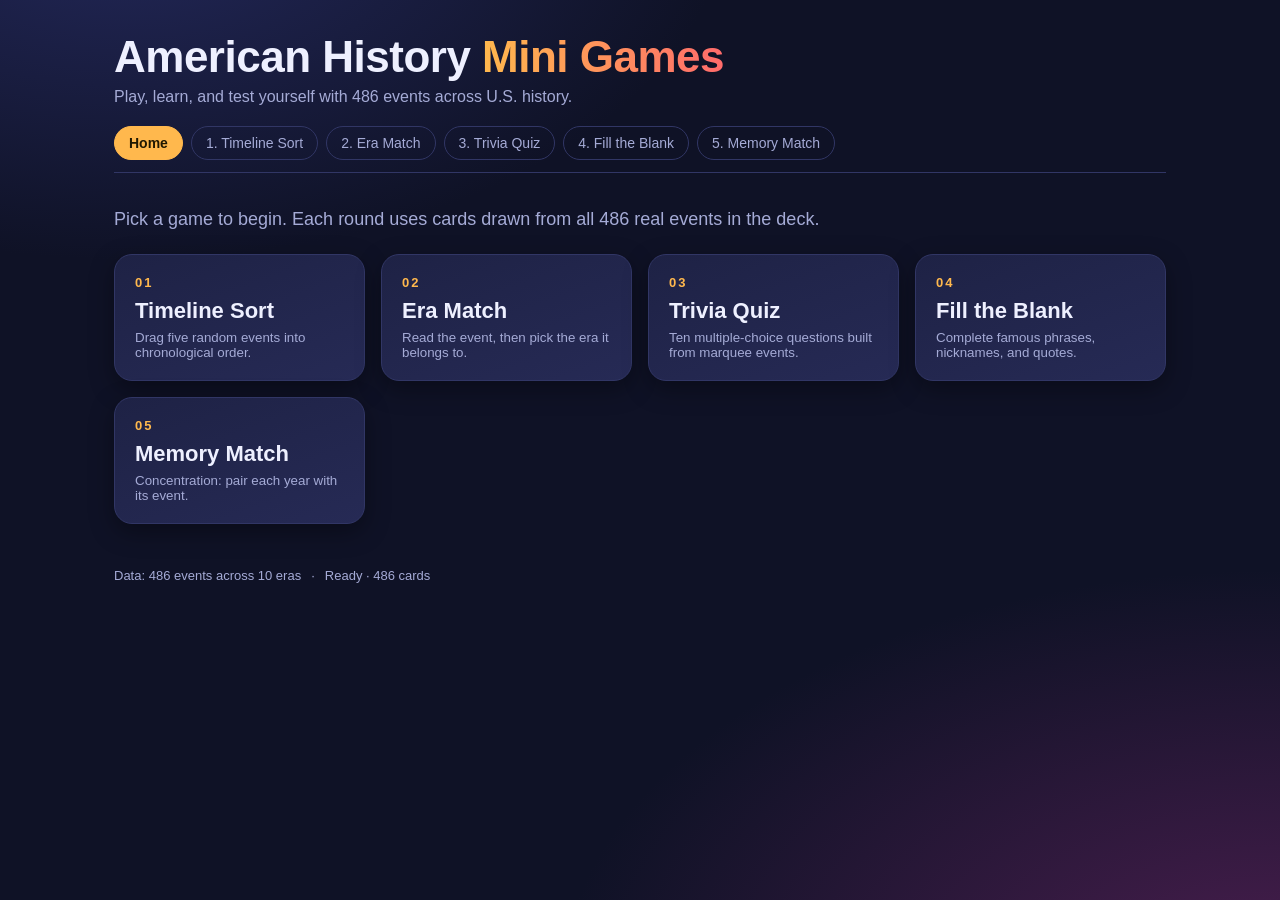
<file: index.html>
<!DOCTYPE html>
<html lang="en">
<head>
  <meta charset="UTF-8" />
  <meta name="viewport" content="width=device-width, initial-scale=1.0" />
  <title>American History — 5 Mini Games</title>
  <link rel="stylesheet" href="styles.css" />
</head>
<body>
  <header class="app-header">
    <h1>American History <span class="accent">Mini Games</span></h1>
    <p class="subtitle">Play, learn, and test yourself with 486 events across U.S. history.</p>
    <nav class="game-nav" id="gameNav" aria-label="Game selection">
      <button class="nav-btn active" data-view="home">Home</button>
      <button class="nav-btn" data-view="timeline">1. Timeline Sort</button>
      <button class="nav-btn" data-view="era">2. Era Match</button>
      <button class="nav-btn" data-view="quiz">3. Trivia Quiz</button>
      <button class="nav-btn" data-view="fill">4. Fill the Blank</button>
      <button class="nav-btn" data-view="memory">5. Memory Match</button>
    </nav>
  </header>

  <main id="main">
    <section class="view active" id="view-home">
      <div class="hero">
        <p class="lead">Pick a game to begin. Each round uses cards drawn from all 486 real events in the deck.</p>
        <div class="game-grid">
          <button class="game-card" data-view="timeline">
            <div class="game-num">01</div>
            <h2>Timeline Sort</h2>
            <p>Drag five random events into chronological order.</p>
          </button>
          <button class="game-card" data-view="era">
            <div class="game-num">02</div>
            <h2>Era Match</h2>
            <p>Read the event, then pick the era it belongs to.</p>
          </button>
          <button class="game-card" data-view="quiz">
            <div class="game-num">03</div>
            <h2>Trivia Quiz</h2>
            <p>Ten multiple-choice questions built from marquee events.</p>
          </button>
          <button class="game-card" data-view="fill">
            <div class="game-num">04</div>
            <h2>Fill the Blank</h2>
            <p>Complete famous phrases, nicknames, and quotes.</p>
          </button>
          <button class="game-card" data-view="memory">
            <div class="game-num">05</div>
            <h2>Memory Match</h2>
            <p>Concentration: pair each year with its event.</p>
          </button>
        </div>
      </div>
    </section>

    <section class="view" id="view-timeline">
      <div class="game-header">
        <h2>Timeline Sort</h2>
        <p class="game-desc">Reorder these events from earliest to latest. Drag or use the arrows.</p>
      </div>
      <div id="timelineBoard" class="timeline-board"></div>
      <div class="game-controls">
        <button class="btn primary" id="timelineCheck">Check order</button>
        <button class="btn" id="timelineNext">New round</button>
      </div>
      <div id="timelineResult" class="result-panel" aria-live="polite"></div>
      <div class="scoreboard">
        <span>Score: <b id="timelineScore">0</b></span>
        <span>Round: <b id="timelineRound">0</b></span>
      </div>
    </section>

    <section class="view" id="view-era">
      <div class="game-header">
        <h2>Era Match</h2>
        <p class="game-desc">Which historical era does this event belong to?</p>
      </div>
      <div class="prompt-card" id="eraPrompt"></div>
      <div class="choice-grid" id="eraChoices"></div>
      <div id="eraResult" class="result-panel" aria-live="polite"></div>
      <div class="game-controls">
        <button class="btn primary" id="eraNext" disabled>Next question</button>
      </div>
      <div class="scoreboard">
        <span>Score: <b id="eraScore">0</b></span>
        <span>Question: <b id="eraQ">0</b> / 10</span>
      </div>
    </section>

    <section class="view" id="view-quiz">
      <div class="game-header">
        <h2>Trivia Quiz</h2>
        <p class="game-desc">Ten questions drawn from the big-star events. Pick the year that matches.</p>
      </div>
      <div class="prompt-card" id="quizPrompt"></div>
      <div class="choice-grid" id="quizChoices"></div>
      <div id="quizResult" class="result-panel" aria-live="polite"></div>
      <div class="game-controls">
        <button class="btn primary" id="quizNext" disabled>Next question</button>
      </div>
      <div class="scoreboard">
        <span>Score: <b id="quizScore">0</b></span>
        <span>Question: <b id="quizQ">0</b> / 10</span>
      </div>
    </section>

    <section class="view" id="view-fill">
      <div class="game-header">
        <h2>Fill the Blank</h2>
        <p class="game-desc">Complete the famous phrase or nickname.</p>
      </div>
      <div class="prompt-card" id="fillPrompt"></div>
      <div class="fill-input-row">
        <input type="text" id="fillInput" placeholder="Type your answer…" autocomplete="off" spellcheck="false" />
        <button class="btn primary" id="fillSubmit">Submit</button>
      </div>
      <div id="fillResult" class="result-panel" aria-live="polite"></div>
      <div class="game-controls">
        <button class="btn" id="fillNext" disabled>Next</button>
        <button class="btn ghost" id="fillReveal">Give up</button>
      </div>
      <div class="scoreboard">
        <span>Score: <b id="fillScore">0</b></span>
        <span>Question: <b id="fillQ">0</b> / 10</span>
      </div>
    </section>

    <section class="view" id="view-memory">
      <div class="game-header">
        <h2>Memory Match</h2>
        <p class="game-desc">Flip two cards at a time. Match each year to its event.</p>
      </div>
      <div class="memory-grid" id="memoryBoard"></div>
      <div class="game-controls">
        <button class="btn primary" id="memoryReset">New board</button>
      </div>
      <div class="scoreboard">
        <span>Matches: <b id="memoryMatches">0</b> / 8</span>
        <span>Moves: <b id="memoryMoves">0</b></span>
      </div>
      <div id="memoryResult" class="result-panel" aria-live="polite"></div>
    </section>
  </main>

  <footer class="app-footer">
    <span>Data: 486 events across 10 eras</span>
    <span>·</span>
    <span id="loadStatus">Loading…</span>
  </footer>

  <script src="app.js"></script>
</body>
</html>
</file>
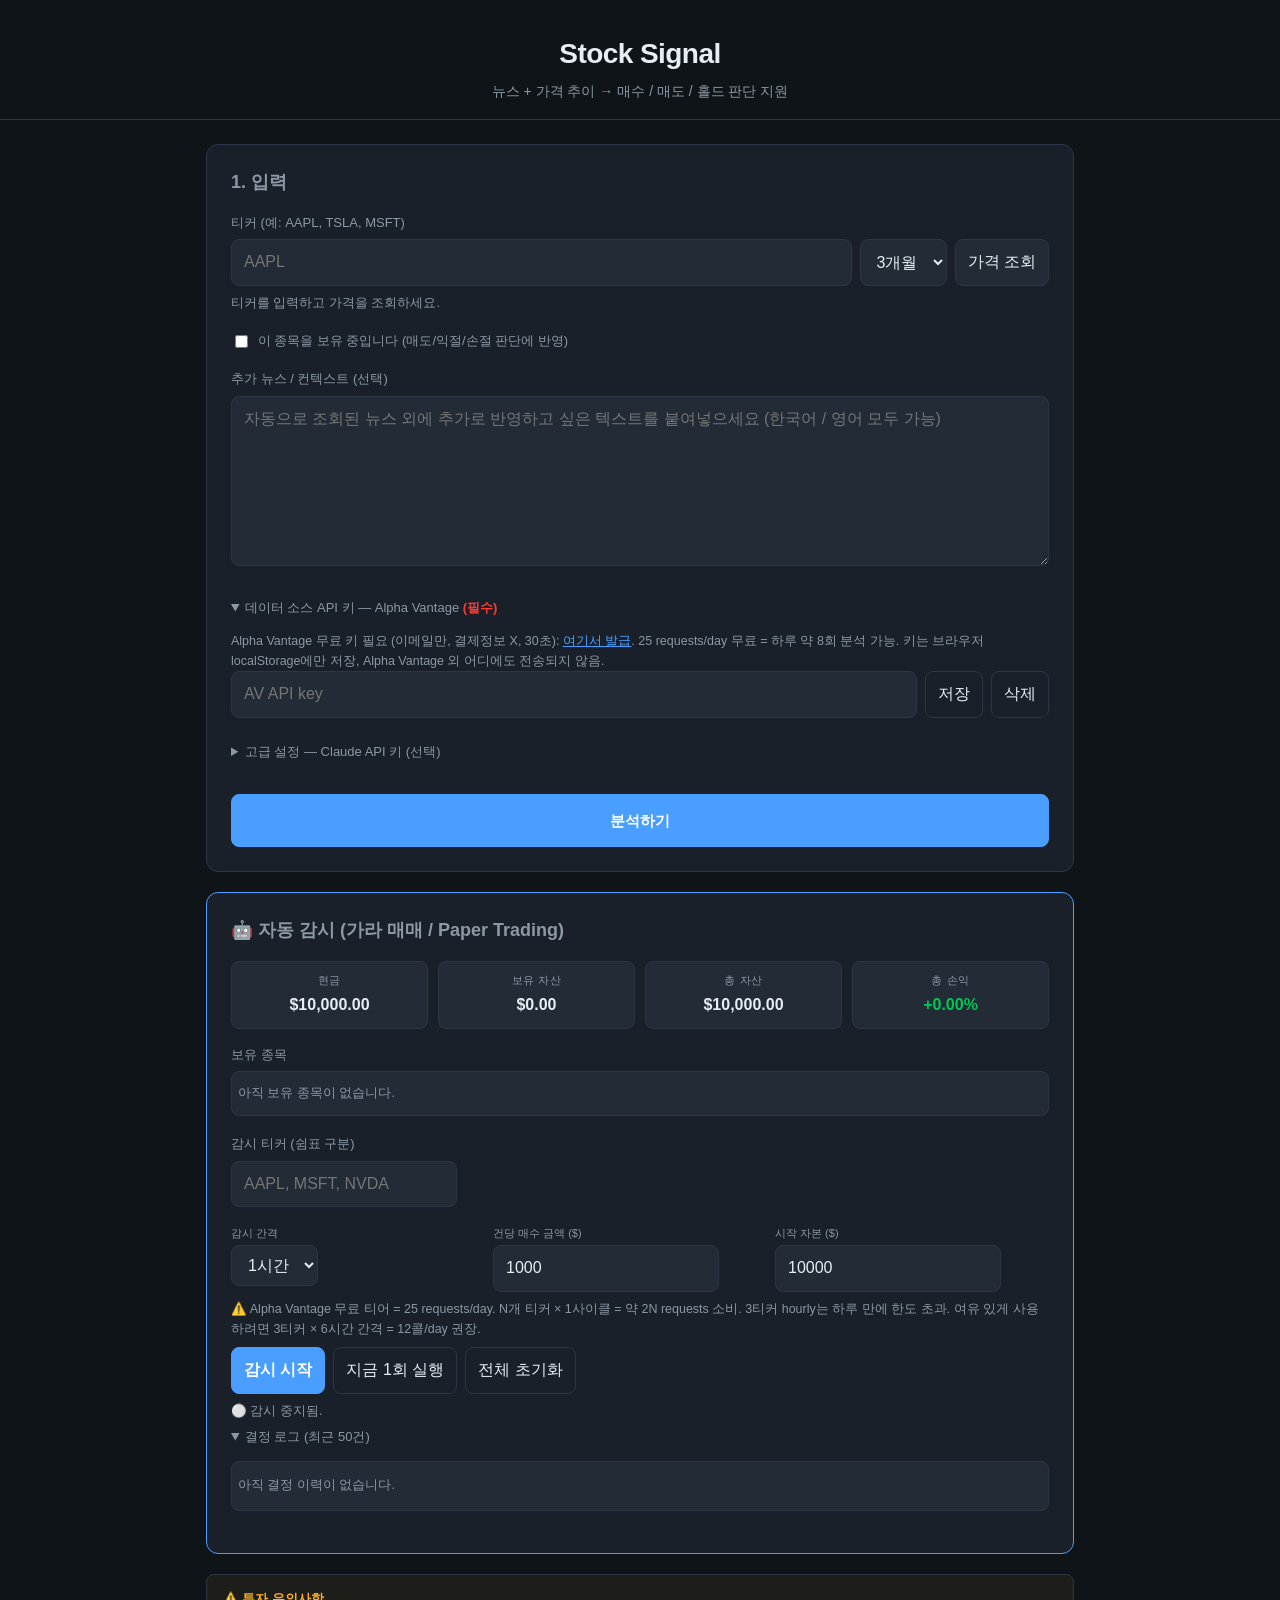
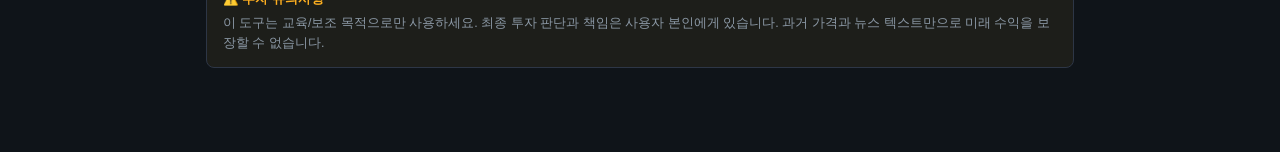
<file: stock-app/index.html>
<!DOCTYPE html>
<html lang="ko">
<head>
  <meta charset="UTF-8" />
  <meta name="viewport" content="width=device-width, initial-scale=1.0" />
  <title>Stock Signal — 매수/매도/홀드 판단 도우미</title>
  <link rel="stylesheet" href="styles.css" />
</head>
<body>
  <header class="site-header">
    <h1>Stock Signal</h1>
    <p class="tagline">뉴스 + 가격 추이 → 매수 / 매도 / 홀드 판단 지원</p>
  </header>

  <main class="container">
    <section class="card" id="input-card">
      <h2>1. 입력</h2>

      <div class="field" id="watchlist-field" hidden>
        <label>최근 조회한 티커</label>
        <div id="watchlist-chips" class="chip-row"></div>
      </div>

      <div class="field">
        <label for="ticker">티커 (예: AAPL, TSLA, MSFT)</label>
        <div class="row">
          <input id="ticker" type="text" placeholder="AAPL" autocomplete="off" />
          <select id="range">
            <option value="1mo">1개월</option>
            <option value="3mo" selected>3개월</option>
            <option value="6mo">6개월</option>
            <option value="1y">1년</option>
          </select>
          <button id="fetch-btn" type="button">가격 조회</button>
        </div>
        <p class="hint" id="price-status">티커를 입력하고 가격을 조회하세요.</p>
      </div>

      <div class="field" id="price-preview" hidden>
        <label>가격 요약</label>
        <div class="price-summary" id="price-summary"></div>
      </div>

      <div class="field" id="chart-container" hidden>
        <label>가격 & 지표 차트</label>
        <div class="chart-wrapper">
          <svg id="price-chart" viewBox="0 0 800 420" xmlns="http://www.w3.org/2000/svg" role="img" aria-label="가격 및 지표 차트"></svg>
        </div>
        <div class="chart-legend">
          <span class="legend-item"><span class="dot" style="background: var(--accent)"></span>종가</span>
          <span class="legend-item"><span class="dot" style="background: #38bdf8"></span>SMA20</span>
          <span class="legend-item"><span class="dot" style="background: #fbbf24"></span>SMA50</span>
          <span class="legend-item"><span class="dot" style="background: var(--buy)"></span>상승 캔들</span>
          <span class="legend-item"><span class="dot" style="background: var(--sell)"></span>하락 캔들</span>
          <span class="legend-item"><span class="dot" style="background: #a78bfa"></span>RSI(14)</span>
          <span class="legend-item"><span class="dot" style="background: var(--muted)"></span>거래량</span>
        </div>
      </div>

      <div class="field" id="position-card">
        <label>
          <input type="checkbox" id="has-position" style="vertical-align: middle; margin-right: 6px" />
          이 종목을 보유 중입니다 (매도/익절/손절 판단에 반영)
        </label>
        <div id="position-inputs" hidden>
          <div class="row" style="margin-top: 8px">
            <div style="flex: 1 1 130px; min-width: 0">
              <label class="sublabel" for="entry-price">매수가</label>
              <input id="entry-price" type="number" step="any" placeholder="150.00" />
            </div>
            <div style="flex: 1 1 100px; min-width: 0">
              <label class="sublabel" for="quantity">수량 (선택)</label>
              <input id="quantity" type="number" step="any" placeholder="10" />
            </div>
            <div style="flex: 1 1 140px; min-width: 0">
              <label class="sublabel" for="entry-date">매수일 (선택)</label>
              <input id="entry-date" type="date" />
            </div>
            <button id="save-position-btn" type="button" class="secondary" style="align-self: flex-end">저장</button>
          </div>
          <p class="hint" id="position-status"></p>
        </div>
      </div>

      <div class="field" id="pnl-card" hidden>
        <label>내 포지션 P&amp;L</label>
        <div id="pnl-content" class="pnl-content"></div>
      </div>

      <div class="field" id="stats-card" hidden>
        <label>핵심 지표 (자동 조회)</label>
        <div class="news-status" id="stats-status"></div>
        <div class="stats-grid" id="stats-grid"></div>
      </div>

      <div class="field" id="auto-news" hidden>
        <label>관련 뉴스 (자동 조회)</label>
        <div class="news-status" id="news-auto-status"></div>
        <ul class="news-list" id="news-list"></ul>
      </div>

      <div class="field">
        <label for="news">추가 뉴스 / 컨텍스트 (선택)</label>
        <textarea id="news" rows="6" placeholder="자동으로 조회된 뉴스 외에 추가로 반영하고 싶은 텍스트를 붙여넣으세요 (한국어 / 영어 모두 가능)"></textarea>
      </div>

      <details class="field" open>
        <summary>데이터 소스 API 키 — Alpha Vantage <strong style="color:var(--sell)">(필수)</strong></summary>
        <p class="hint">
          Alpha Vantage 무료 키 필요 (이메일만, 결제정보 X, 30초):
          <a href="https://www.alphavantage.co/support/#api-key" target="_blank" rel="noopener">여기서 발급</a>.
          25 requests/day 무료 = 하루 약 8회 분석 가능.
          키는 브라우저 localStorage에만 저장, Alpha Vantage 외 어디에도 전송되지 않음.
        </p>
        <div class="row">
          <input id="av-key" type="password" placeholder="AV API key" autocomplete="off" />
          <button id="save-av-btn" type="button" class="secondary">저장</button>
          <button id="clear-av-btn" type="button" class="secondary">삭제</button>
        </div>
        <p class="hint" id="av-key-status"></p>
      </details>

      <details class="field">
        <summary>고급 설정 — Claude API 키 (선택)</summary>
        <p class="hint">
          API 키가 있으면 규칙 기반 신호에 더해 Claude의 독립 판단을 앙상블합니다.
          키는 브라우저 localStorage에만 저장되며 Anthropic 이외 어디에도 전송되지 않습니다.
          <a href="https://console.anthropic.com/settings/keys" target="_blank" rel="noopener">API 키 발급</a>
        </p>
        <div class="row">
          <input id="api-key" type="password" placeholder="sk-ant-..." autocomplete="off" />
          <select id="model">
            <option value="claude-haiku-4-5-20251001" selected>Haiku 4.5 (빠름/저렴)</option>
            <option value="claude-sonnet-5">Sonnet 5 (더 정밀)</option>
          </select>
          <button id="save-key-btn" type="button" class="secondary">저장</button>
          <button id="clear-key-btn" type="button" class="secondary">삭제</button>
        </div>
        <p class="hint" id="key-status"></p>
      </details>

      <button id="analyze-btn" type="button" class="primary big">분석하기</button>
    </section>

    <section class="card monitor-card" id="monitor-section">
      <h2>🤖 자동 감시 (가라 매매 / Paper Trading)</h2>

      <div class="port-summary">
        <div class="port-stat"><div class="port-label">현금</div><div class="port-value" id="port-cash">$10,000.00</div></div>
        <div class="port-stat"><div class="port-label">보유 자산</div><div class="port-value" id="port-holdings-value">$0.00</div></div>
        <div class="port-stat"><div class="port-label">총 자산</div><div class="port-value" id="port-total">$10,000.00</div></div>
        <div class="port-stat"><div class="port-label">총 손익</div><div class="port-value" id="port-pnl">+0.00%</div></div>
      </div>

      <div class="field">
        <label>보유 종목</label>
        <div id="port-holdings-table" class="holdings-table"><p class="hint" style="margin:6px 0">아직 보유 종목이 없습니다.</p></div>
      </div>

      <div class="field">
        <label for="monitor-tickers">감시 티커 (쉼표 구분)</label>
        <input id="monitor-tickers" type="text" placeholder="AAPL, MSFT, NVDA" autocomplete="off" />
      </div>

      <div class="row">
        <div style="flex: 1 1 100px; min-width: 0">
          <label class="sublabel" for="monitor-interval">감시 간격</label>
          <select id="monitor-interval">
            <option value="15">15분</option>
            <option value="30">30분</option>
            <option value="60" selected>1시간</option>
            <option value="120">2시간</option>
            <option value="180">3시간</option>
            <option value="360">6시간</option>
          </select>
        </div>
        <div style="flex: 1 1 120px; min-width: 0">
          <label class="sublabel" for="monitor-position-size">건당 매수 금액 ($)</label>
          <input id="monitor-position-size" type="number" value="1000" min="1" step="1" />
        </div>
        <div style="flex: 1 1 120px; min-width: 0">
          <label class="sublabel" for="monitor-initial-cash">시작 자본 ($)</label>
          <input id="monitor-initial-cash" type="number" value="10000" min="1" step="1" />
        </div>
      </div>

      <p class="hint">
        ⚠️ Alpha Vantage 무료 티어 = 25 requests/day. N개 티커 × 1사이클 = 약 2N requests 소비.
        3티커 hourly는 하루 만에 한도 초과. 여유 있게 사용하려면 3티커 × 6시간 간격 = 12콜/day 권장.
      </p>

      <div class="row" style="margin-top: 8px">
        <button id="monitor-start-btn" type="button" class="primary">감시 시작</button>
        <button id="monitor-stop-btn" type="button" class="secondary" hidden>감시 중지</button>
        <button id="monitor-run-once-btn" type="button" class="secondary">지금 1회 실행</button>
        <button id="monitor-reset-btn" type="button" class="secondary">전체 초기화</button>
      </div>

      <p class="hint" id="monitor-status">감시 대기 중.</p>

      <details class="field" open>
        <summary>결정 로그 (최근 50건)</summary>
        <div id="monitor-log" class="monitor-log"></div>
      </details>
    </section>

    <section class="card" id="result-card" hidden>
      <h2>2. 결과</h2>

      <div id="final-verdict" class="verdict"></div>

      <div class="two-col">
        <div class="engine-block" id="rule-block">
          <h3>규칙 기반 신호</h3>
          <div class="engine-signal" id="rule-signal"></div>
          <ul class="reasons" id="rule-reasons"></ul>
        </div>
        <div class="engine-block" id="claude-block">
          <h3>Claude 판단</h3>
          <div class="engine-signal" id="claude-signal"></div>
          <div class="reasons" id="claude-reasons"></div>
        </div>
      </div>

      <details class="field">
        <summary>기술적 지표 원본값</summary>
        <div id="raw-indicators"></div>
      </details>
    </section>

    <section class="disclaimer">
      <strong>⚠️ 투자 유의사항</strong>
      이 도구는 교육/보조 목적으로만 사용하세요. 최종 투자 판단과 책임은 사용자 본인에게 있습니다.
      과거 가격과 뉴스 텍스트만으로 미래 수익을 보장할 수 없습니다.
    </section>
  </main>

  <script src="app.js"></script>
</body>
</html>
</file>
<file: styles.css>
:root {
  --bg: #0f1226;
  --bg-2: #171a35;
  --panel: #1e2245;
  --panel-2: #262a55;
  --border: #313665;
  --text: #eef0ff;
  --muted: #a5abd6;
  --accent: #ffb84d;
  --accent-2: #ff6b6b;
  --good: #58e58a;
  --bad: #ff6b6b;
  --star: #ffd166;
  --shadow: 0 8px 24px rgba(0,0,0,0.35);
  --radius: 12px;
  --radius-lg: 18px;
  --font: 'Segoe UI', Roboto, 'Helvetica Neue', Arial, sans-serif;
}

* { box-sizing: border-box; }

html, body {
  margin: 0;
  padding: 0;
  background: radial-gradient(1200px 700px at 10% -10%, #23285a 0%, transparent 50%),
              radial-gradient(1200px 700px at 100% 110%, #4a1e4f 0%, transparent 60%),
              var(--bg);
  color: var(--text);
  font-family: var(--font);
  min-height: 100vh;
}

.app-header {
  padding: 32px 24px 12px;
  max-width: 1100px;
  margin: 0 auto;
}

.app-header h1 {
  font-size: clamp(28px, 5vw, 44px);
  margin: 0 0 6px;
  letter-spacing: -0.5px;
}

.app-header .accent {
  background: linear-gradient(90deg, var(--accent), var(--accent-2));
  -webkit-background-clip: text;
  background-clip: text;
  color: transparent;
}

.subtitle {
  color: var(--muted);
  margin: 0 0 20px;
}

.game-nav {
  display: flex;
  flex-wrap: wrap;
  gap: 8px;
  padding-bottom: 12px;
  border-bottom: 1px solid var(--border);
}

.nav-btn {
  background: transparent;
  color: var(--muted);
  border: 1px solid var(--border);
  padding: 8px 14px;
  border-radius: 999px;
  font-size: 14px;
  cursor: pointer;
  transition: all 0.15s ease;
}

.nav-btn:hover { color: var(--text); border-color: var(--accent); }
.nav-btn.active { background: var(--accent); color: #201800; border-color: var(--accent); font-weight: 600; }

main {
  max-width: 1100px;
  margin: 0 auto;
  padding: 24px;
}

.view { display: none; }
.view.active { display: block; animation: fade 0.2s ease-out; }
@keyframes fade { from { opacity: 0; transform: translateY(4px);} to { opacity: 1; transform: none; } }

.lead {
  color: var(--muted);
  font-size: 18px;
  margin: 0 0 24px;
}

.game-grid {
  display: grid;
  grid-template-columns: repeat(auto-fit, minmax(240px, 1fr));
  gap: 16px;
}

.game-card {
  text-align: left;
  background: linear-gradient(160deg, var(--panel), var(--panel-2));
  color: var(--text);
  border: 1px solid var(--border);
  border-radius: var(--radius-lg);
  padding: 20px;
  cursor: pointer;
  transition: transform 0.15s ease, border-color 0.15s ease, box-shadow 0.15s ease;
  box-shadow: var(--shadow);
}

.game-card:hover {
  transform: translateY(-3px);
  border-color: var(--accent);
  box-shadow: 0 12px 32px rgba(0,0,0,0.45);
}

.game-num {
  color: var(--accent);
  font-weight: 700;
  letter-spacing: 2px;
  font-size: 13px;
  margin-bottom: 8px;
}

.game-card h2 { margin: 0 0 6px; font-size: 22px; }
.game-card p { color: var(--muted); margin: 0; }

.game-header {
  margin-bottom: 16px;
}

.game-header h2 {
  font-size: 28px;
  margin: 0 0 4px;
}

.game-desc { color: var(--muted); margin: 0 0 16px; }

.btn {
  background: var(--panel);
  color: var(--text);
  border: 1px solid var(--border);
  padding: 10px 18px;
  border-radius: 10px;
  font-size: 15px;
  cursor: pointer;
  transition: all 0.15s ease;
}

.btn:hover { border-color: var(--accent); }
.btn.primary { background: var(--accent); color: #201800; border-color: var(--accent); font-weight: 600; }
.btn.primary:hover { background: #ffca7a; }
.btn.ghost { background: transparent; }
.btn:disabled { opacity: 0.5; cursor: not-allowed; }

.game-controls {
  display: flex;
  gap: 10px;
  flex-wrap: wrap;
  margin: 16px 0;
}

.scoreboard {
  display: flex;
  gap: 20px;
  color: var(--muted);
  padding-top: 8px;
  border-top: 1px dashed var(--border);
  font-size: 14px;
}

.scoreboard b { color: var(--text); }

.result-panel {
  min-height: 44px;
  padding: 10px 14px;
  border-radius: 10px;
  margin: 4px 0;
  font-size: 15px;
}

.result-panel.good { background: rgba(88, 229, 138, 0.12); color: var(--good); border: 1px solid rgba(88,229,138,0.35); }
.result-panel.bad { background: rgba(255, 107, 107, 0.12); color: #ffbcbc; border: 1px solid rgba(255,107,107,0.35); }
.result-panel.neutral { background: rgba(255,255,255,0.04); color: var(--muted); border: 1px solid var(--border); }

/* Timeline Sort */
.timeline-board { display: flex; flex-direction: column; gap: 8px; }
.timeline-item {
  background: var(--panel);
  border: 1px solid var(--border);
  border-radius: var(--radius);
  padding: 12px 14px;
  display: grid;
  grid-template-columns: auto 1fr auto;
  gap: 12px;
  align-items: center;
  cursor: grab;
}
.timeline-item.dragging { opacity: 0.5; cursor: grabbing; }
.timeline-item.drag-over { border-color: var(--accent); }
.timeline-item.right { border-color: var(--good); background: rgba(88, 229, 138, 0.10); }
.timeline-item.wrong { border-color: var(--bad); background: rgba(255, 107, 107, 0.10); }

.timeline-title { font-weight: 600; }
.timeline-desc { color: var(--muted); font-size: 13px; margin-top: 3px; }
.timeline-year {
  background: var(--panel-2);
  color: var(--accent);
  font-weight: 700;
  padding: 4px 10px;
  border-radius: 6px;
  font-size: 13px;
  min-width: 76px;
  text-align: center;
}
.timeline-year.hidden { color: transparent; }

.timeline-arrows { display: flex; flex-direction: column; gap: 4px; }
.arrow-btn {
  background: var(--panel-2);
  color: var(--muted);
  border: 1px solid var(--border);
  border-radius: 6px;
  width: 28px; height: 22px;
  cursor: pointer;
  font-size: 12px;
  display: grid; place-items: center;
}
.arrow-btn:hover { color: var(--text); border-color: var(--accent); }

/* Prompt cards */
.prompt-card {
  background: linear-gradient(160deg, var(--panel), var(--panel-2));
  border: 1px solid var(--border);
  border-radius: var(--radius-lg);
  padding: 20px 22px;
  margin-bottom: 16px;
  box-shadow: var(--shadow);
}

.prompt-card .p-title {
  font-size: 20px;
  font-weight: 700;
  margin-bottom: 4px;
}

.prompt-card .p-year {
  color: var(--accent);
  font-weight: 700;
  letter-spacing: 1px;
  font-size: 13px;
  margin-bottom: 10px;
}

.prompt-card .p-desc {
  color: var(--text);
  line-height: 1.5;
}

.prompt-card .p-star { color: var(--star); }

.choice-grid {
  display: grid;
  grid-template-columns: repeat(auto-fit, minmax(200px, 1fr));
  gap: 10px;
}

.choice {
  background: var(--panel);
  color: var(--text);
  border: 1px solid var(--border);
  border-radius: var(--radius);
  padding: 14px 16px;
  font-size: 15px;
  cursor: pointer;
  text-align: left;
  transition: all 0.15s ease;
}
.choice:hover:not(:disabled) { border-color: var(--accent); background: var(--panel-2); }
.choice.correct { border-color: var(--good); background: rgba(88, 229, 138, 0.16); color: #d0ffe0; }
.choice.incorrect { border-color: var(--bad); background: rgba(255, 107, 107, 0.16); color: #ffd6d6; }
.choice:disabled { cursor: default; }

/* Fill the blank */
.fill-input-row {
  display: flex;
  gap: 10px;
  margin: 12px 0;
}
#fillInput {
  flex: 1;
  padding: 12px 14px;
  border-radius: 10px;
  border: 1px solid var(--border);
  background: var(--panel);
  color: var(--text);
  font-size: 16px;
  outline: none;
}
#fillInput:focus { border-color: var(--accent); }

.blank-underline {
  display: inline-block;
  min-width: 90px;
  border-bottom: 2px solid var(--accent);
  color: var(--accent);
  padding: 0 8px;
  font-weight: 700;
  text-align: center;
}

/* Memory grid */
.memory-grid {
  display: grid;
  grid-template-columns: repeat(4, 1fr);
  gap: 10px;
  margin-bottom: 12px;
}
@media (max-width: 620px) {
  .memory-grid { grid-template-columns: repeat(3, 1fr); }
}
.mem-card {
  aspect-ratio: 3 / 4;
  perspective: 600px;
  cursor: pointer;
}
.mem-inner {
  position: relative;
  width: 100%;
  height: 100%;
  transition: transform 0.4s ease;
  transform-style: preserve-3d;
}
.mem-card.flipped .mem-inner { transform: rotateY(180deg); }
.mem-card.matched .mem-inner { transform: rotateY(180deg); }
.mem-face {
  position: absolute;
  inset: 0;
  border-radius: var(--radius);
  border: 1px solid var(--border);
  display: grid;
  place-items: center;
  padding: 8px;
  backface-visibility: hidden;
  text-align: center;
  font-weight: 600;
}
.mem-front {
  background: linear-gradient(160deg, var(--panel), var(--panel-2));
  color: var(--accent);
  font-size: 22px;
}
.mem-back {
  background: #fff;
  color: #1a1a1a;
  transform: rotateY(180deg);
  font-size: 13px;
  overflow: hidden;
}
.mem-card.matched .mem-back {
  background: #dcffe6;
  color: #0a4d1e;
  border-color: #58e58a;
}
.mem-back .mem-year {
  font-size: 22px;
  color: #ff8f26;
}

.app-footer {
  max-width: 1100px;
  margin: 0 auto;
  padding: 20px 24px 32px;
  color: var(--muted);
  font-size: 13px;
  display: flex;
  gap: 10px;
  align-items: center;
}
</file>
<file: stock-app/styles.css>
:root {
  --bg: #0f1419;
  --panel: #1a2029;
  --panel-2: #232b37;
  --border: #2d3646;
  --text: #e6edf3;
  --muted: #8b98a5;
  --accent: #4a9eff;
  --buy: #00c853;
  --sell: #ff3b30;
  --hold: #ffb020;
  --danger: #ff3b30;
}

* { box-sizing: border-box; }

body {
  margin: 0;
  font-family: -apple-system, BlinkMacSystemFont, "Segoe UI", "Noto Sans KR", Roboto, sans-serif;
  background: var(--bg);
  color: var(--text);
  line-height: 1.55;
}

.site-header {
  padding: 32px 20px 16px;
  text-align: center;
  border-bottom: 1px solid var(--border);
}

.site-header h1 {
  margin: 0;
  font-size: 28px;
  letter-spacing: -0.02em;
}

.tagline {
  margin: 6px 0 0;
  color: var(--muted);
  font-size: 14px;
}

.container {
  max-width: 900px;
  margin: 24px auto;
  padding: 0 16px 60px;
}

.card {
  background: var(--panel);
  border: 1px solid var(--border);
  border-radius: 12px;
  padding: 24px;
  margin-bottom: 20px;
}

.card h2 {
  margin: 0 0 16px;
  font-size: 18px;
  color: var(--muted);
  font-weight: 600;
}

.field {
  margin-bottom: 18px;
}

.field label {
  display: block;
  font-size: 13px;
  color: var(--muted);
  margin-bottom: 6px;
}

.row {
  display: flex;
  gap: 8px;
  flex-wrap: wrap;
}

.row > * { flex: 0 0 auto; }
.row > input[type="text"],
.row > input[type="password"] { flex: 1 1 200px; min-width: 0; }

input, select, textarea, button {
  font: inherit;
  color: var(--text);
  background: var(--panel-2);
  border: 1px solid var(--border);
  border-radius: 8px;
  padding: 10px 12px;
  outline: none;
}

input:focus, select:focus, textarea:focus {
  border-color: var(--accent);
}

textarea {
  width: 100%;
  resize: vertical;
  font-family: inherit;
}

button {
  cursor: pointer;
  background: var(--panel-2);
  transition: background 0.15s, transform 0.05s;
}

button:hover { background: #2c3748; }
button:active { transform: translateY(1px); }
button:disabled { opacity: 0.5; cursor: not-allowed; }

button.primary {
  background: var(--accent);
  color: #fff;
  border-color: var(--accent);
  font-weight: 600;
}
button.primary:hover { background: #3a8ae0; }

button.secondary {
  background: transparent;
}

button.big {
  width: 100%;
  padding: 14px;
  font-size: 15px;
  margin-top: 8px;
}

.hint {
  margin: 8px 0 0;
  color: var(--muted);
  font-size: 12.5px;
}

.hint a { color: var(--accent); }

.price-summary {
  background: var(--panel-2);
  border: 1px solid var(--border);
  border-radius: 8px;
  padding: 12px 14px;
  font-family: ui-monospace, "SF Mono", Menlo, monospace;
  font-size: 13px;
  white-space: pre-wrap;
}

.verdict {
  padding: 20px;
  border-radius: 10px;
  text-align: center;
  margin-bottom: 20px;
  border: 1px solid var(--border);
  background: var(--panel-2);
}

.verdict .label {
  font-size: 12px;
  color: var(--muted);
  text-transform: uppercase;
  letter-spacing: 0.08em;
}

.verdict .signal {
  font-size: 40px;
  font-weight: 700;
  margin: 6px 0;
  letter-spacing: -0.01em;
}

.verdict .confidence {
  font-size: 14px;
  color: var(--muted);
}

.verdict .summary-line {
  margin-top: 10px;
  font-size: 14px;
  color: var(--text);
}

.signal.buy, .engine-signal.buy { color: var(--buy); }
.signal.sell, .engine-signal.sell { color: var(--sell); }
.signal.hold, .engine-signal.hold { color: var(--hold); }

.two-col {
  display: grid;
  grid-template-columns: 1fr 1fr;
  gap: 16px;
  margin-bottom: 16px;
}

@media (max-width: 640px) {
  .two-col { grid-template-columns: 1fr; }
}

.engine-block {
  background: var(--panel-2);
  border: 1px solid var(--border);
  border-radius: 10px;
  padding: 16px;
}

.engine-block h3 {
  margin: 0 0 10px;
  font-size: 14px;
  color: var(--muted);
  font-weight: 600;
}

.engine-signal {
  font-size: 22px;
  font-weight: 700;
  margin-bottom: 8px;
}

.reasons {
  margin: 8px 0 0;
  padding-left: 18px;
  font-size: 13.5px;
  color: var(--text);
}

.reasons li { margin-bottom: 4px; }

.disclaimer {
  border: 1px solid var(--border);
  border-radius: 8px;
  padding: 14px 16px;
  background: rgba(255, 176, 32, 0.06);
  color: var(--muted);
  font-size: 12.5px;
  line-height: 1.6;
}

.disclaimer strong { display: block; color: var(--hold); margin-bottom: 4px; }

details summary {
  cursor: pointer;
  color: var(--muted);
  font-size: 13px;
  padding: 6px 0;
  user-select: none;
}
details[open] summary { margin-bottom: 8px; }

#raw-indicators {
  font-family: ui-monospace, "SF Mono", Menlo, monospace;
  font-size: 12px;
  background: var(--panel-2);
  border: 1px solid var(--border);
  border-radius: 8px;
  padding: 12px;
  white-space: pre-wrap;
}

.error {
  color: var(--danger);
  font-size: 13px;
  margin-top: 8px;
}

.chart-wrapper {
  background: var(--panel-2);
  border: 1px solid var(--border);
  border-radius: 8px;
  padding: 8px 6px 4px;
  overflow: hidden;
}
.chart-wrapper svg { width: 100%; height: auto; display: block; }
.chart-wrapper .grid { stroke: var(--border); stroke-width: 1; }
.chart-wrapper .grid.ref { stroke: #3a4655; stroke-dasharray: 3 3; }
.chart-wrapper .axis-divider { stroke: var(--border); stroke-width: 1; }
.chart-wrapper .line {
  fill: none;
  stroke-width: 1.6;
  stroke-linejoin: round;
  stroke-linecap: round;
  vector-effect: non-scaling-stroke;
}
.chart-wrapper .line.price { stroke: var(--accent); stroke-width: 2; }
.chart-wrapper .line.sma20 { stroke: #38bdf8; stroke-dasharray: 4 3; }
.chart-wrapper .line.sma50 { stroke: #fbbf24; stroke-dasharray: 5 4; }
.chart-wrapper .line.rsi { stroke: #a78bfa; }
.chart-wrapper .last-point { fill: var(--accent); stroke: var(--bg); stroke-width: 2; }
.chart-wrapper .wick { stroke-width: 1; }
.chart-wrapper .wick.candle-bull { stroke: var(--buy); }
.chart-wrapper .wick.candle-bear { stroke: var(--sell); }
.chart-wrapper .body.candle-bull { fill: var(--buy); }
.chart-wrapper .body.candle-bear { fill: var(--sell); }
.chart-wrapper .y-label,
.chart-wrapper .x-label,
.chart-wrapper .section-label {
  fill: var(--muted);
  font-size: 10px;
  font-family: ui-monospace, "SF Mono", Menlo, monospace;
}

.chart-legend {
  display: flex;
  gap: 14px;
  flex-wrap: wrap;
  margin-top: 8px;
  font-size: 12px;
  color: var(--muted);
}
.chart-legend .legend-item { display: inline-flex; align-items: center; }
.chart-legend .dot {
  display: inline-block;
  width: 10px;
  height: 10px;
  border-radius: 50%;
  margin-right: 5px;
}

.news-status {
  font-size: 12.5px;
  color: var(--muted);
  margin-bottom: 8px;
}
.news-list {
  list-style: none;
  padding: 0;
  margin: 0;
  max-height: 260px;
  overflow-y: auto;
  background: var(--panel-2);
  border: 1px solid var(--border);
  border-radius: 8px;
}
.news-list li {
  padding: 10px 12px;
  border-bottom: 1px solid var(--border);
  font-size: 13px;
  line-height: 1.45;
}
.news-list li:last-child { border-bottom: none; }
.news-list a {
  color: var(--text);
  text-decoration: none;
}
.news-list a:hover { color: var(--accent); text-decoration: underline; }
.news-list .news-meta {
  display: block;
  margin-top: 4px;
  color: var(--muted);
  font-size: 11.5px;
}

.stats-grid {
  display: grid;
  grid-template-columns: repeat(auto-fill, minmax(140px, 1fr));
  gap: 8px;
  background: var(--panel-2);
  border: 1px solid var(--border);
  border-radius: 8px;
  padding: 12px;
}
.stats-grid .stat {
  padding: 6px 8px;
  border-radius: 6px;
}
.stats-grid .stat-label {
  font-size: 11px;
  color: var(--muted);
  text-transform: uppercase;
  letter-spacing: 0.04em;
  margin-bottom: 2px;
}
.stats-grid .stat-value {
  font-size: 15px;
  font-weight: 600;
  color: var(--text);
}
.stats-grid .stat-value .up { color: var(--buy); }
.stats-grid .stat-value .down { color: var(--sell); }
.stats-grid .stat-hint {
  font-size: 11px;
  color: var(--muted);
  margin-top: 1px;
}

.chart-wrapper .wick { stroke-width: 1; }
.chart-wrapper .vol-bar { stroke: none; opacity: 0.7; }
.chart-wrapper .vol-bar.vol-bull { fill: var(--buy); }
.chart-wrapper .vol-bar.vol-bear { fill: var(--sell); }

.analyst-bar-row {
  grid-column: 1 / -1;
  padding: 6px 8px;
}
.analyst-bar {
  display: flex;
  height: 22px;
  border-radius: 4px;
  overflow: hidden;
  margin: 6px 0 4px;
  background: var(--panel);
  border: 1px solid var(--border);
}
.analyst-bar .ab-seg {
  display: flex;
  align-items: center;
  justify-content: center;
  font-size: 11px;
  color: #fff;
  font-weight: 600;
  min-width: 0;
  overflow: hidden;
}
.analyst-bar .ab-buy { background: var(--buy); }
.analyst-bar .ab-hold { background: var(--hold); color: #111; }
.analyst-bar .ab-sell { background: var(--sell); }
.analyst-bar-legend {
  display: flex;
  gap: 12px;
  font-size: 11px;
  color: var(--muted);
}
.analyst-bar-legend .dot {
  display: inline-block;
  width: 8px;
  height: 8px;
  border-radius: 50%;
  margin-right: 4px;
  vertical-align: 0;
}

.chip-row {
  display: flex;
  gap: 6px;
  flex-wrap: wrap;
}
.chip {
  background: var(--panel-2);
  border: 1px solid var(--border);
  color: var(--text);
  padding: 6px 12px;
  border-radius: 999px;
  font-size: 13px;
  font-weight: 600;
  cursor: pointer;
  transition: background 0.15s, border-color 0.15s;
}
.chip:hover { background: #2c3748; border-color: var(--accent); }

.signal .signal-en {
  font-size: 18px;
  color: var(--muted);
  font-weight: 500;
  margin-left: 4px;
}
.conf-row {
  display: flex;
  align-items: center;
  gap: 10px;
  margin: 8px 0 4px;
  justify-content: center;
}
.conf-label { font-size: 14px; color: var(--muted); min-width: 90px; text-align: right; }
.conf-bar {
  flex: 0 1 200px;
  height: 8px;
  background: var(--panel);
  border: 1px solid var(--border);
  border-radius: 4px;
  overflow: hidden;
}
.conf-bar-fill {
  height: 100%;
  transition: width 0.3s;
}
.conf-bar-fill.buy { background: var(--buy); }
.conf-bar-fill.sell { background: var(--sell); }
.conf-bar-fill.hold { background: var(--hold); }

.drivers-grid {
  display: grid;
  grid-template-columns: 1fr 1fr;
  gap: 10px;
  margin: 14px 0 8px;
  text-align: left;
}
@media (max-width: 640px) {
  .drivers-grid { grid-template-columns: 1fr; }
}
.drivers-block {
  background: var(--panel);
  border: 1px solid var(--border);
  border-radius: 8px;
  padding: 10px 12px;
}
.drivers-block h4 {
  margin: 0 0 6px;
  font-size: 13px;
  font-weight: 600;
}
.drivers-block.support h4 { color: var(--buy); }
.drivers-block.risk h4 { color: var(--sell); }
.drivers-block ul {
  margin: 0;
  padding-left: 18px;
  font-size: 12.5px;
  line-height: 1.5;
}
.drivers-block li { margin-bottom: 3px; }

.recheck-hint {
  margin-top: 10px;
  font-size: 12.5px;
  color: var(--muted);
  padding-top: 10px;
  border-top: 1px dashed var(--border);
}
.recheck-hint strong { color: var(--text); }

.verdict-narrative {
  background: rgba(74, 158, 255, 0.05);
  border: 1px solid var(--border);
  border-left: 3px solid var(--accent);
  border-radius: 6px;
  padding: 12px 14px;
  margin: 14px 0 8px;
  text-align: left;
}
.verdict-narrative h4 {
  margin: 0 0 8px;
  font-size: 12.5px;
  font-weight: 600;
  color: var(--muted);
  display: flex;
  align-items: center;
  gap: 8px;
}
.verdict-narrative .narrative-source {
  font-size: 10px;
  font-weight: 500;
  color: var(--accent);
  background: rgba(74, 158, 255, 0.14);
  padding: 2px 6px;
  border-radius: 4px;
  text-transform: uppercase;
  letter-spacing: 0.04em;
}
.verdict-narrative p {
  margin: 0;
  font-size: 14px;
  line-height: 1.65;
  color: var(--text);
}

.sublabel {
  display: block;
  font-size: 11px;
  color: var(--muted);
  margin-bottom: 3px;
}

.pnl-content {
  background: var(--panel-2);
  border: 1px solid var(--border);
  border-radius: 8px;
  padding: 14px 16px;
}
.pnl-big {
  display: flex;
  align-items: baseline;
  gap: 10px;
  font-weight: 700;
  padding-bottom: 10px;
  border-bottom: 1px solid var(--border);
  margin-bottom: 8px;
}
.pnl-big.up { color: var(--buy); }
.pnl-big.down { color: var(--sell); }
.pnl-big .pnl-arrow { font-size: 20px; }
.pnl-big .pnl-pct { font-size: 26px; letter-spacing: -0.02em; }
.pnl-big .pnl-abs { font-size: 14px; opacity: 0.85; }
.pnl-rows { display: flex; flex-direction: column; gap: 4px; }
.pnl-row {
  display: flex;
  justify-content: space-between;
  align-items: center;
  font-size: 13px;
  color: var(--muted);
}
.pnl-row .up { color: var(--buy); font-weight: 600; }
.pnl-row .down { color: var(--sell); font-weight: 600; }
.pnl-hint {
  margin-top: 10px;
  padding: 8px 12px;
  border-radius: 6px;
  font-size: 12.5px;
}
.pnl-hint.danger { background: rgba(255, 59, 48, 0.10); color: var(--sell); border: 1px solid rgba(255, 59, 48, 0.3); }
.pnl-hint.success { background: rgba(0, 200, 83, 0.10); color: var(--buy); border: 1px solid rgba(0, 200, 83, 0.3); }

.position-action {
  background: var(--panel);
  border: 1px solid var(--border);
  border-radius: 8px;
  padding: 14px 16px;
  margin: 14px 0 6px;
  text-align: left;
  border-left: 4px solid var(--muted);
}
.position-action.buy { border-left-color: var(--buy); }
.position-action.sell { border-left-color: var(--sell); }
.position-action.hold { border-left-color: var(--hold); }
.position-action .pa-label {
  font-size: 11px;
  color: var(--muted);
  text-transform: uppercase;
  letter-spacing: 0.06em;
}
.position-action .pa-title {
  font-size: 18px;
  font-weight: 700;
  margin: 4px 0 6px;
}
.position-action.buy .pa-title { color: var(--buy); }
.position-action.sell .pa-title { color: var(--sell); }
.position-action.hold .pa-title { color: var(--hold); }
.position-action .pa-desc {
  font-size: 13.5px;
  line-height: 1.55;
  color: var(--text);
}

/* ========================================================
   Auto Monitor / Paper Trading section
   ======================================================== */
.monitor-card { border-color: var(--accent); }
.port-summary {
  display: grid;
  grid-template-columns: repeat(4, 1fr);
  gap: 10px;
  margin-bottom: 16px;
}
@media (max-width: 640px) {
  .port-summary { grid-template-columns: repeat(2, 1fr); }
}
.port-stat {
  background: var(--panel-2);
  border: 1px solid var(--border);
  border-radius: 8px;
  padding: 10px 12px;
  text-align: center;
}
.port-label {
  font-size: 11px;
  color: var(--muted);
  text-transform: uppercase;
  letter-spacing: 0.05em;
  margin-bottom: 4px;
}
.port-value {
  font-size: 16px;
  font-weight: 700;
  color: var(--text);
}
.port-value.up { color: var(--buy); }
.port-value.down { color: var(--sell); }

.holdings-table {
  background: var(--panel-2);
  border: 1px solid var(--border);
  border-radius: 8px;
  padding: 6px;
  overflow-x: auto;
}
.holdings-table-inner,
.log-table {
  width: 100%;
  border-collapse: collapse;
  font-size: 12.5px;
}
.holdings-table-inner th,
.log-table th {
  color: var(--muted);
  font-size: 10.5px;
  font-weight: 600;
  text-transform: uppercase;
  letter-spacing: 0.04em;
  padding: 8px 6px;
  text-align: left;
  border-bottom: 1px solid var(--border);
}
.holdings-table-inner td,
.log-table td {
  padding: 8px 6px;
  border-bottom: 1px solid var(--border);
  vertical-align: middle;
}
.holdings-table-inner tr:last-child td,
.log-table tr:last-child td {
  border-bottom: none;
}
.holdings-table-inner .up,
.log-table .up { color: var(--buy); font-weight: 600; }
.holdings-table-inner .down,
.log-table .down { color: var(--sell); font-weight: 600; }
.log-table .log-act.up { color: var(--buy); }
.log-table .log-act.down { color: var(--sell); }
.log-table .log-act.err { color: var(--sell); font-weight: 600; }
.log-table .log-act.muted { color: var(--muted); }
.log-table .log-sig-buy { color: var(--buy); font-weight: 600; }
.log-table .log-sig-sell { color: var(--sell); font-weight: 600; }
.log-table .log-sig-hold { color: var(--hold); font-weight: 600; }
.log-table .log-time { color: var(--muted); font-size: 11px; white-space: nowrap; }
.log-table .log-reason { color: var(--muted); font-size: 11.5px; max-width: 240px; overflow: hidden; text-overflow: ellipsis; white-space: nowrap; }

.monitor-log {
  background: var(--panel-2);
  border: 1px solid var(--border);
  border-radius: 8px;
  padding: 6px;
  max-height: 400px;
  overflow: auto;
}
</file>
